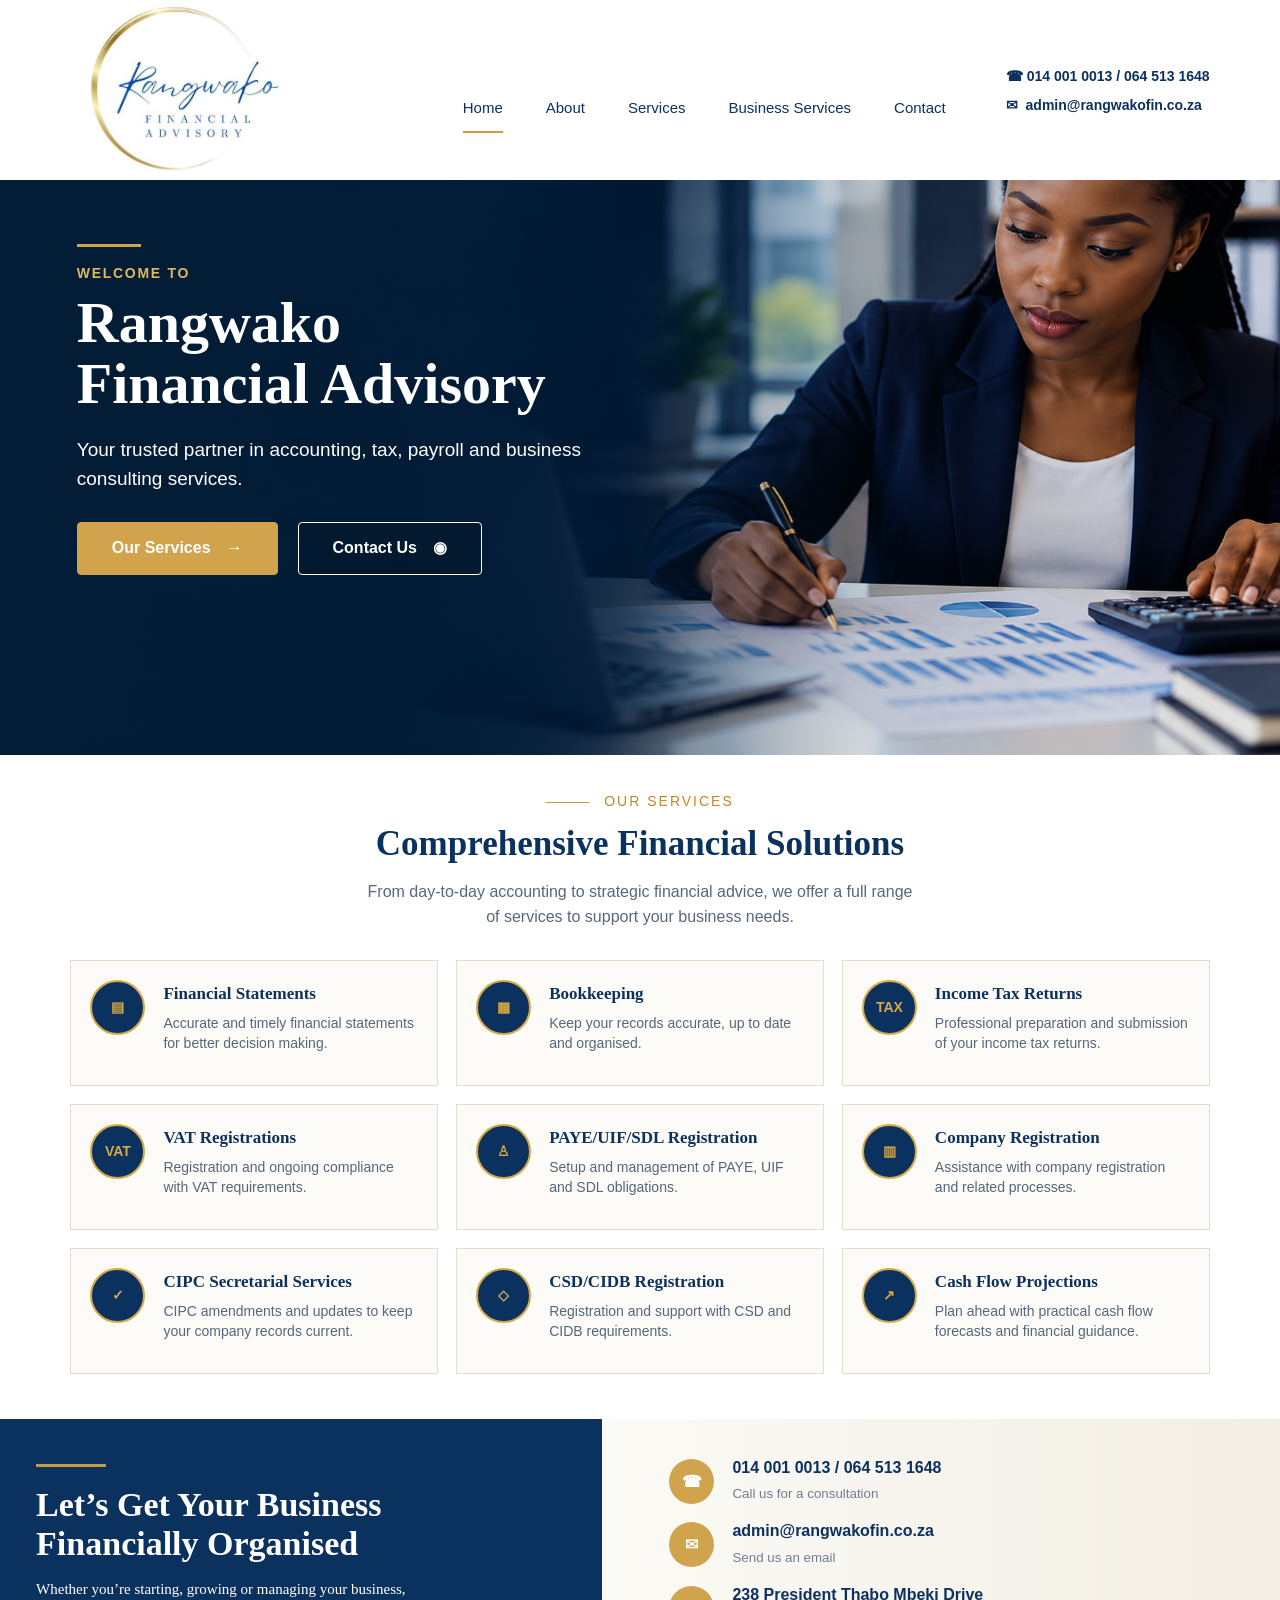
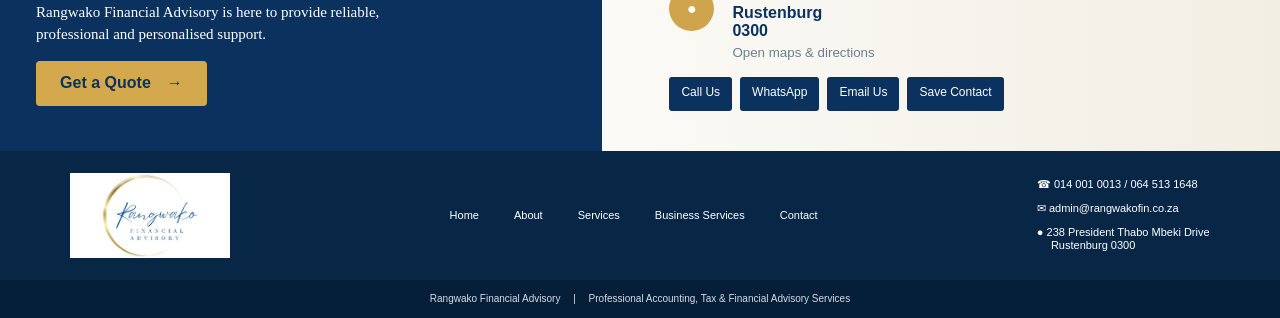
<file: index.html>
<!doctype html><html lang="en"><head><link rel="icon" href="/favicon.png.jpeg" type="image/jpeg"><meta charset="utf-8"><meta name="viewport" content="width=device-width,initial-scale=1">
<title>Rangwako Financial Advisory</title><link rel="stylesheet" href="styles.css"></head><body>
<header><a href="#home"><img class="logo" src="logo.jpeg" alt="Rangwako Financial Advisory"></a><button class="menu" type="button" aria-label="Open navigation menu" aria-expanded="false" aria-controls="mainNav">☰</button>
<nav id="mainNav"><a class="active" href="index.html">Home</a><a href="about.html">About</a><a href="services.html">Services</a><a href="services.html#business-services">Business Services</a><a href="contact.html">Contact</a></nav>
<div class="headcontact"><span>☎ <a href="tel:+27140010013">014 001 0013</a> / <a href="tel:+27645131648">064 513 1648</a></span><a href="mailto:admin@rangwakofin.co.za">✉ &nbsp;admin@rangwakofin.co.za</a></div></header>

<section class="hero hero-banner" id="home">
<div class="hero-overlay"></div>
<div class="copy banner-copy">
  <div class="line"></div>
  <p class="welcome">WELCOME TO</p>
  <h1>Rangwako<br>Financial Advisory</h1>
  <p class="banner-lead">Your trusted partner in accounting, tax, payroll and business consulting services.</p>
  <div class="buttons">
    <a class="btn goldhero" href="#services">Our Services　→</a>
    <a class="btn clearhero" href="#contact">Contact Us　◉</a>
  </div>
</div>
</section>

<section class="services" id="services"><div class="eyebrow"><i></i>OUR SERVICES</div><h2>Comprehensive Financial Solutions</h2><p class="intro">From day-to-day accounting to strategic financial advice, we offer a full range<br>of services to support your business needs.</p><div class="grid">
<article><b>▤</b><div><h3>Financial Statements</h3><p>Accurate and timely financial statements for better decision making.</p></div></article>
<article><b>▦</b><div><h3>Bookkeeping</h3><p>Keep your records accurate, up to date and organised.</p></div></article>
<article><b>TAX</b><div><h3>Income Tax Returns</h3><p>Professional preparation and submission of your income tax returns.</p></div></article>
<article><b>VAT</b><div><h3>VAT Registrations</h3><p>Registration and ongoing compliance with VAT requirements.</p></div></article>
<article><b>♙</b><div><h3>PAYE/UIF/SDL Registration</h3><p>Setup and management of PAYE, UIF and SDL obligations.</p></div></article>
<article><b>▥</b><div><h3>Company Registration</h3><p>Assistance with company registration and related processes.</p></div></article>
<article><b>✓</b><div><h3>CIPC Secretarial Services</h3><p>CIPC amendments and updates to keep your company records current.</p></div></article>
<article><b>◇</b><div><h3>CSD/CIDB Registration</h3><p>Registration and support with CSD and CIDB requirements.</p></div></article>
<article><b>↗</b><div><h3>Cash Flow Projections</h3><p>Plan ahead with practical cash flow forecasts and financial guidance.</p></div></article></div></section>

<section class="bottom" id="contact"><div class="pitch"><div class="line"></div><h2>Let’s Get Your Business<br>Financially Organised</h2><p>Whether you’re starting, growing or managing your business,<br>Rangwako Financial Advisory is here to provide reliable,<br>professional and personalised support.</p><a class="quote" href="https://wa.me/27645131648">Get a Quote　→</a></div>
<div class="details">
<div class="detail"><b>☎</b><span><strong><a href="tel:+27140010013">014 001 0013</a> / <a href="tel:+27645131648">064 513 1648</a></strong><small>Call us for a consultation</small></span></div>
<div class="detail"><b>✉</b><span><strong><a href="mailto:admin@rangwakofin.co.za">admin@rangwakofin.co.za</a></strong><small>Send us an email</small></span></div>
<a class="detail location" href="https://maps.app.goo.gl/SHGDXsFfSKZEAw1i6"><b>●</b><span><strong>238 President Thabo Mbeki Drive<br>Rustenburg<br>0300</strong><small>Open maps & directions</small></span></a>
<div class="actions"><a href="tel:+27645131648">Call Us</a><a href="https://wa.me/27645131648">WhatsApp</a><a href="mailto:admin@rangwakofin.co.za">Email Us</a><a href="rangwako-contact.vcf">Save Contact</a></div></div></section>


<footer><img src="logo.jpeg" alt="Rangwako"><nav><a href="#home">Home</a><a href="about.html">About</a><a href="services.html">Services</a><a href="services.html#business-services">Business Services</a><a href="contact.html">Contact</a></nav><div><p>☎ <a href="tel:+27140010013">014 001 0013</a> / <a href="tel:+27645131648">064 513 1648</a></p><p><a href="mailto:admin@rangwakofin.co.za">✉ admin@rangwakofin.co.za</a></p><p><a href="https://maps.app.goo.gl/SHGDXsFfSKZEAw1i6">● 238 President Thabo Mbeki Drive<br>　 Rustenburg 0300</a></p></div></footer><div class="copyright">Rangwako Financial Advisory　 |　 Professional Accounting, Tax & Financial Advisory Services</div>
<script src="script.js"></script></body></html>
</file>
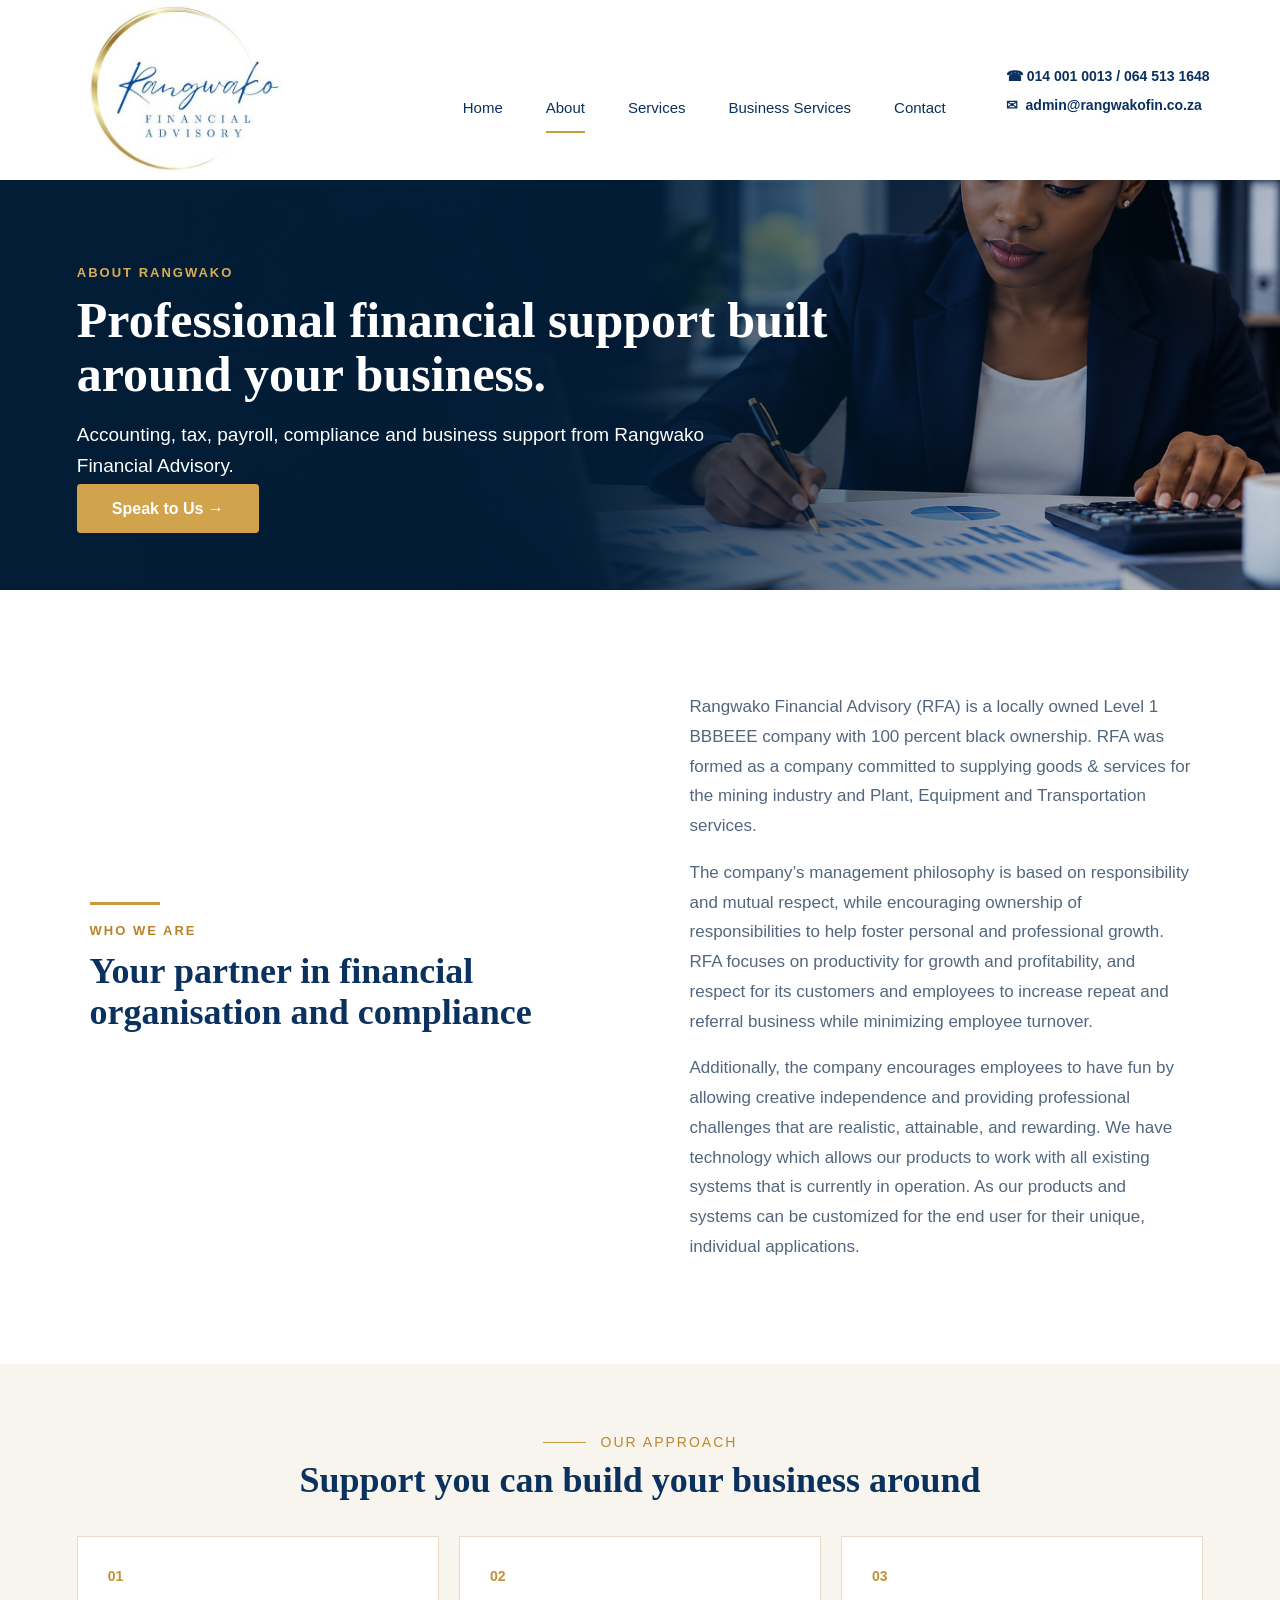
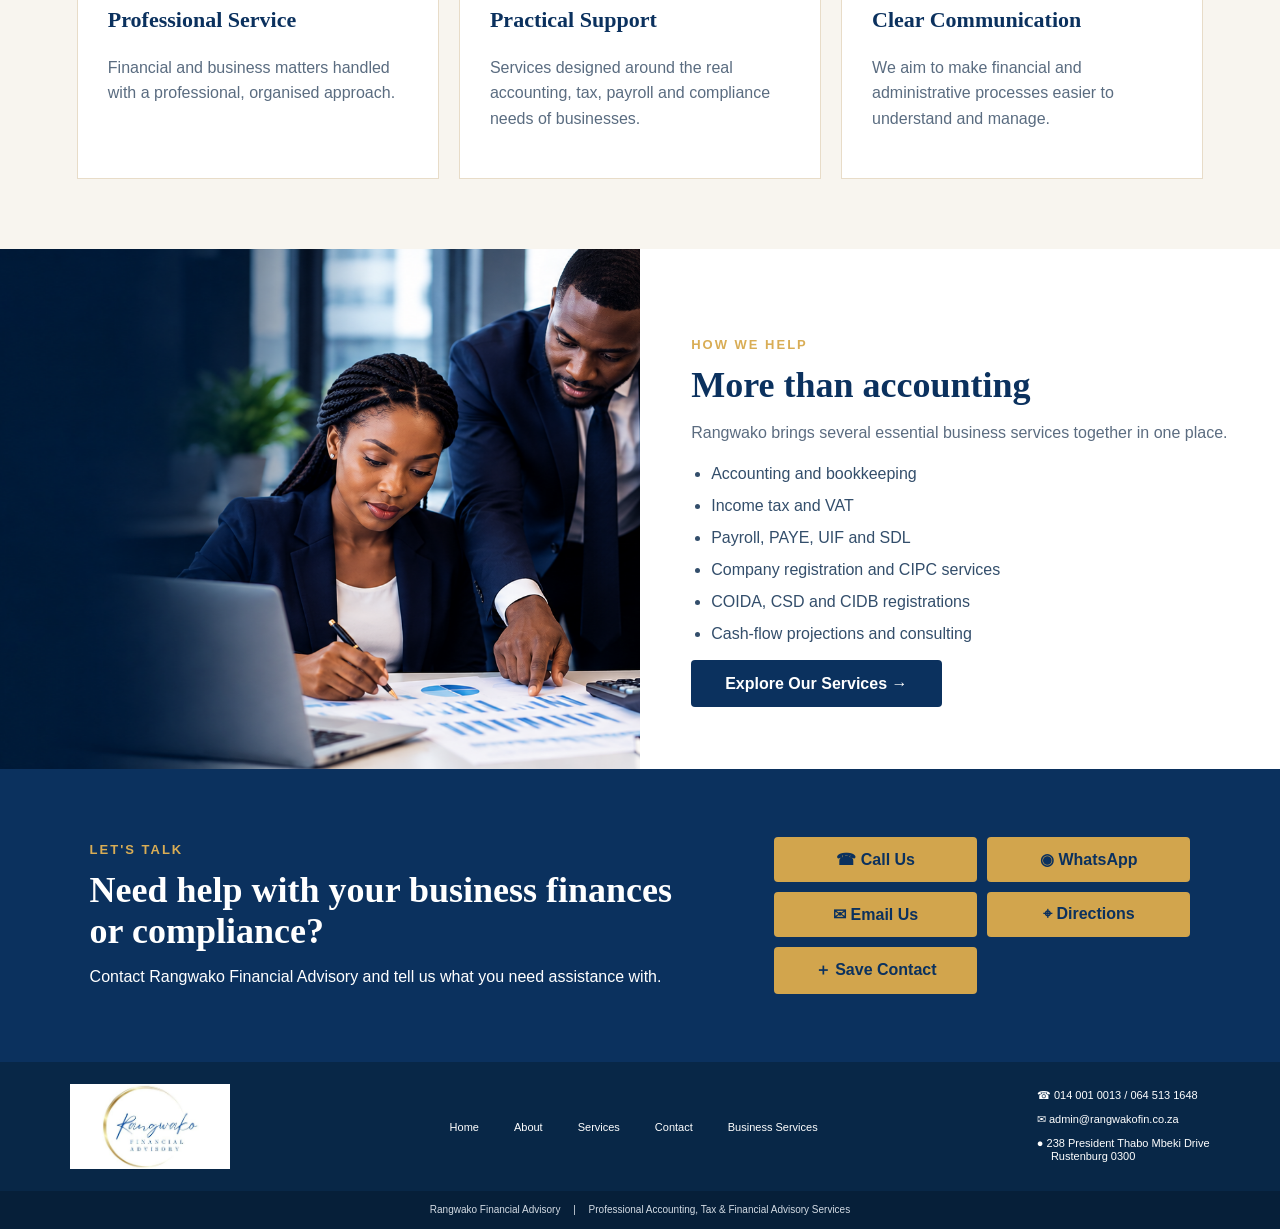
<file: about.html>
<!doctype html>
<html lang="en">
<head>
 <link rel="icon" href="/favicon.png.jpeg" type="image/jpeg">
<meta charset="utf-8"><meta name="viewport" content="width=device-width,initial-scale=1">
<meta name="description" content="About Rangwako Financial Advisory in Rustenburg.">
<title>About Us | Rangwako Financial Advisory</title>
<link rel="stylesheet" href="styles.css">
</head>
<body>
<header>
<a href="index.html"><img class="logo" src="logo.jpeg" alt="Rangwako Financial Advisory"></a>
<button class="menu" type="button" aria-label="Open navigation menu" aria-expanded="false" aria-controls="mainNav">☰</button>
<nav id="mainNav"><a href="index.html">Home</a><a class="active" href="about.html">About</a><a href="services.html">Services</a><a href="services.html#business-services">Business Services</a><a href="contact.html">Contact</a></nav>
<div class="headcontact"><span>☎ <a href="tel:+27140010013">014 001 0013</a> / <a href="tel:+27645131648">064 513 1648</a></span><a href="mailto:admin@rangwakofin.co.za">✉ &nbsp;admin@rangwakofin.co.za</a></div>
</header>

<section class="about-hero">
 <div><p class="about-kicker">ABOUT RANGWAKO</p><h1>Professional financial support built around your business.</h1>
 <p>Accounting, tax, payroll, compliance and business support from Rangwako Financial Advisory.</p>
 <a class="btn goldhero" href="#contact">Speak to Us →</a></div>
</section>

<section class="about-story">
 <div class="story-heading"><div class="line"></div><p class="eyebrow-text">WHO WE ARE</p><h2>Your partner in financial organisation and compliance</h2></div>
 <div class="story-copy"><p>Rangwako Financial Advisory (RFA) is a locally owned Level 1 BBBEEE company with 100 percent black ownership. RFA was formed as a company committed to supplying goods & services for the mining industry and Plant, Equipment and Transportation services. </p>
 <p>The company’s management philosophy is based on responsibility and mutual respect, while encouraging ownership of responsibilities to help foster personal and professional growth. RFA focuses on productivity for growth and profitability, and respect for its customers and employees to increase repeat and referral business while minimizing employee turnover. </p>
 <p>  Additionally, the company encourages employees to have fun by allowing creative independence and providing professional challenges that are realistic, attainable, and rewarding. We have technology which allows our products to work with all existing systems that is currently in operation. As our products and systems can be customized for the end user for their unique, individual applications. </p></div>
</section>

<section class="about-values">
 <div class="eyebrow"><i></i>OUR APPROACH</div><h2>Support you can build your business around</h2>
 <div class="values-grid">
  <article><b>01</b><h3>Professional Service</h3><p>Financial and business matters handled with a professional, organised approach.</p></article>
  <article><b>02</b><h3>Practical Support</h3><p>Services designed around the real accounting, tax, payroll and compliance needs of businesses.</p></article>
  <article><b>03</b><h3>Clear Communication</h3><p>We aim to make financial and administrative processes easier to understand and manage.</p></article>
 </div>
</section>

<section class="about-help">
 <div class="help-photo"></div>
 <div class="help-copy"><p class="about-kicker">HOW WE HELP</p><h2>More than accounting</h2>
 <p>Rangwako brings several essential business services together in one place.</p>
 <ul><li>Accounting and bookkeeping</li><li>Income tax and VAT</li><li>Payroll, PAYE, UIF and SDL</li><li>Company registration and CIPC services</li><li>COIDA, CSD and CIDB registrations</li><li>Cash-flow projections and consulting</li></ul>
 <a class="btn blue" href="services.html">Explore Our Services →</a></div>
</section>

<section class="about-cta" id="contact">
 <div><p class="about-kicker">LET'S TALK</p><h2>Need help with your business finances or compliance?</h2><p>Contact Rangwako Financial Advisory and tell us what you need assistance with.</p></div>
 <div class="about-contact-buttons">
  <a href="tel:+27645131648">☎ Call Us</a>
  <a href="https://wa.me/27645131648?text=Hello%20Rangwako%20Financial%20Advisory%2C%20I%20would%20like%20to%20enquire%20about%20your%20services.">◉ WhatsApp</a>
  <a href="mailto:admin@rangwakofin.co.za">✉ Email Us</a>
  <a href="https://maps.app.goo.gl/SHGDXsFfSKZEAw1i6">⌖ Directions</a>
  <a href="rangwako-contact.vcf">＋ Save Contact</a>
 </div>
</section>

<footer><img src="logo.jpeg" alt="Rangwako">
<nav>
  <a href="index.html">Home</a>
  <a href="about.html">About</a>
  <a href="services.html">Services</a>
  <a href="contact.html">Contact</a>
  <a href="index.html#services">Business Services</a>
</nav>
<div><p>☎ <a href="tel:+27140010013">014 001 0013</a> / <a href="tel:+27645131648">064 513 1648</a></p><p><a href="mailto:admin@rangwakofin.co.za">✉ admin@rangwakofin.co.za</a></p><p><a href="https://maps.app.goo.gl/SHGDXsFfSKZEAw1i6">● 238 President Thabo Mbeki Drive<br>　 Rustenburg 0300</a></p></div></footer>
<div class="copyright">Rangwako Financial Advisory　 |　 Professional Accounting, Tax & Financial Advisory Services</div>
<script src="script.js"></script>
</body></html>
</file>
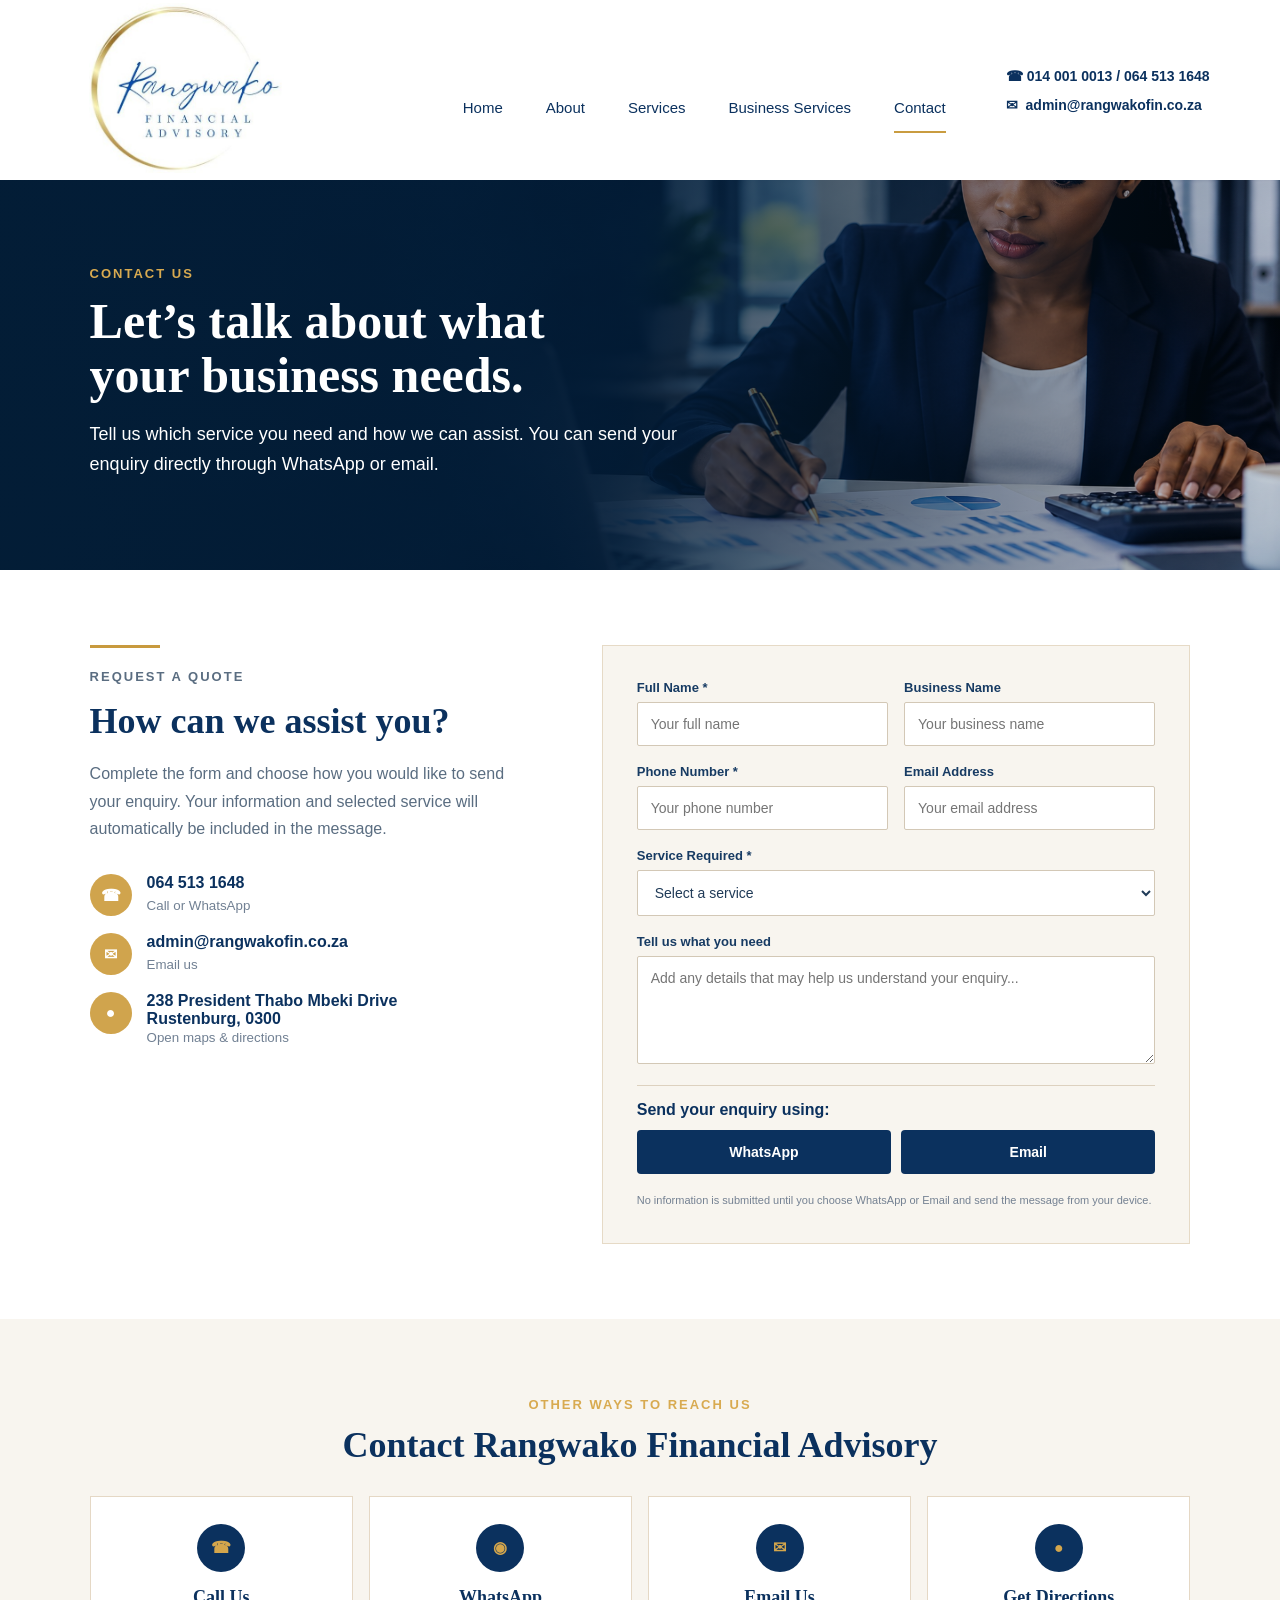
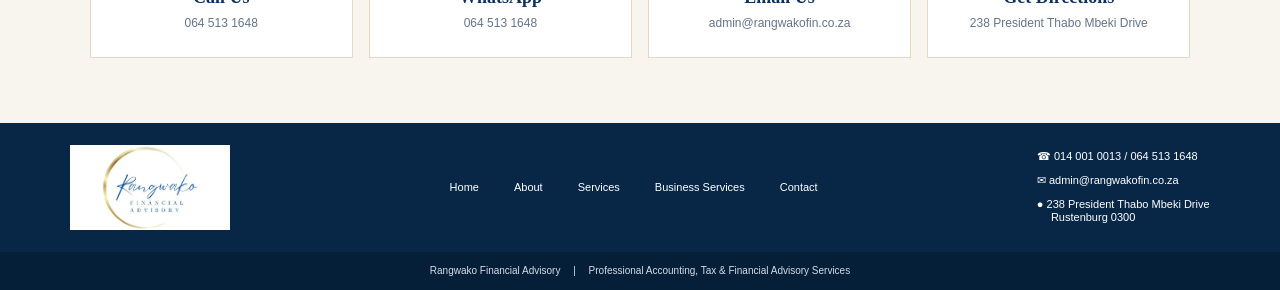
<file: contact.html>
<!doctype html>
<html lang="en">
<head>
 <link rel="icon" href="/favicon.png.jpeg" type="image/jpeg">
<meta charset="utf-8"><meta name="viewport" content="width=device-width,initial-scale=1">
<meta name="description" content="Contact Rangwako Financial Advisory for accounting, tax, payroll, company registration and business compliance services in Rustenburg.">
<title>Contact & Request a Quote | Rangwako Financial Advisory</title>
<link rel="stylesheet" href="styles.css">
</head>
<body>
<header>
<a href="index.html"><img class="logo" src="logo.jpeg" alt="Rangwako Financial Advisory"></a>
<button class="menu" type="button" aria-label="Open navigation menu" aria-expanded="false" aria-controls="mainNav">☰</button>
<nav id="mainNav"><a href="index.html">Home</a><a href="about.html">About</a><a href="services.html">Services</a><a href="services.html#business-services">Business Services</a><a class="active" href="contact.html">Contact</a></nav>
<div class="headcontact"><span>☎ <a href="tel:+27140010013">014 001 0013</a> / <a href="tel:+27645131648">064 513 1648</a></span><a href="mailto:admin@rangwakofin.co.za">✉ &nbsp;admin@rangwakofin.co.za</a></div>
</header>

<section class="contact-hero">
 <div><p class="services-kicker">CONTACT US</p><h1>Let’s talk about what<br>your business needs.</h1><p>Tell us which service you need and how we can assist. You can send your enquiry directly through WhatsApp or email.</p></div>
</section>

<section class="quote-section">
 <div class="quote-intro">
  <div class="line"></div><p class="eyebrow-text">REQUEST A QUOTE</p>
  <h2>How can we assist you?</h2>
  <p>Complete the form and choose how you would like to send your enquiry. Your information and selected service will automatically be included in the message.</p>
  <div class="contact-info-list">
   <p><b>☎</b><span><strong><a href="tel:+27645131648">064 513 1648</a></strong><small>Call or WhatsApp</small></span></p>
   <p><b>✉</b><span><strong><a href="mailto:admin@rangwakofin.co.za">admin@rangwakofin.co.za</a></strong><small>Email us</small></span></p>
   <a href="https://maps.app.goo.gl/SHGDXsFfSKZEAw1i6"><b>●</b><span><strong>238 President Thabo Mbeki Drive<br>Rustenburg, 0300</strong><small>Open maps & directions</small></span></a>
  </div>
 </div>

 <form class="quote-form" id="fullQuoteForm">
  <div class="form-row"><label>Full Name *<input id="qName" required placeholder="Your full name"></label><label>Business Name<input id="qBusiness" placeholder="Your business name"></label></div>
  <div class="form-row"><label>Phone Number *<input id="qPhone" required type="tel" placeholder="Your phone number"></label><label>Email Address<input id="qEmail" type="email" placeholder="Your email address"></label></div>
  <label>Service Required *
   <select id="qService" required>
    <option value="">Select a service</option>
    <optgroup label="Accounting & Bookkeeping"><option>Financial Statements</option><option>Bookkeeping</option><option>Cash Flow Projections</option><option>Audits & Independent Reviews</option></optgroup>
    <optgroup label="Tax & VAT"><option>Income Tax Returns</option><option>VAT Registration</option><option>VAT Returns</option><option>Imports & Exports Registration</option></optgroup>
    <optgroup label="Payroll"><option>PAYE/UIF/SDL Registration</option><option>PAYE Returns</option><option>Payslips & IRP5s</option><option>UIF Submissions</option></optgroup>
    <optgroup label="Company Services"><option>Company Registration</option><option>Company Re-instatements</option><option>Shelf Companies</option><option>CIPC Secretarial Services</option></optgroup>
    <optgroup label="Compliance"><option>BBBEE</option><option>COIDA Registration</option><option>CIDB</option><option>CSD</option></optgroup>
    <option>Business & Financial Consulting</option><option>Other / Not Sure</option>
   </select>
  </label>
  <label>Tell us what you need<textarea id="qMessage" rows="5" placeholder="Add any details that may help us understand your enquiry..."></textarea></label>
  <div class="send-choice"><p><strong>Send your enquiry using:</strong></p><div><button type="button" id="sendWhatsApp">WhatsApp</button><button type="button" id="sendEmail">Email</button></div></div>
  <p class="form-note">No information is submitted until you choose WhatsApp or Email and send the message from your device.</p>
 </form>
</section>

<section class="contact-options">
 <div><p class="services-kicker">OTHER WAYS TO REACH US</p><h2>Contact Rangwako Financial Advisory</h2></div>
 <div class="contact-option-grid">
  <a href="tel:+27645131648"><b>☎</b><h3>Call Us</h3><p>064 513 1648</p></a>
  <a href="https://wa.me/27645131648"><b>◉</b><h3>WhatsApp</h3><p>064 513 1648</p></a>
  <a href="mailto:admin@rangwakofin.co.za"><b>✉</b><h3>Email Us</h3><p>admin@rangwakofin.co.za</p></a>
  <a href="https://maps.app.goo.gl/SHGDXsFfSKZEAw1i6"><b>●</b><h3>Get Directions</h3><p>238 President Thabo Mbeki Drive</p></a>
 </div>
</section>

<footer><img src="logo.jpeg" alt="Rangwako"><nav><a href="index.html">Home</a><a href="about.html">About</a><a href="services.html">Services</a><a href="services.html#business-services">Business Services</a><a href="contact.html">Contact</a></nav><div><p>☎ <a href="tel:+27140010013">014 001 0013</a> / <a href="tel:+27645131648">064 513 1648</a></p><p><a href="mailto:admin@rangwakofin.co.za">✉ admin@rangwakofin.co.za</a></p><p><a href="https://maps.app.goo.gl/SHGDXsFfSKZEAw1i6">● 238 President Thabo Mbeki Drive<br>　 Rustenburg 0300</a></p></div></footer>
<div class="copyright">Rangwako Financial Advisory　 |　 Professional Accounting, Tax & Financial Advisory Services</div>
<script src="script.js"></script>
</body></html>
</file>
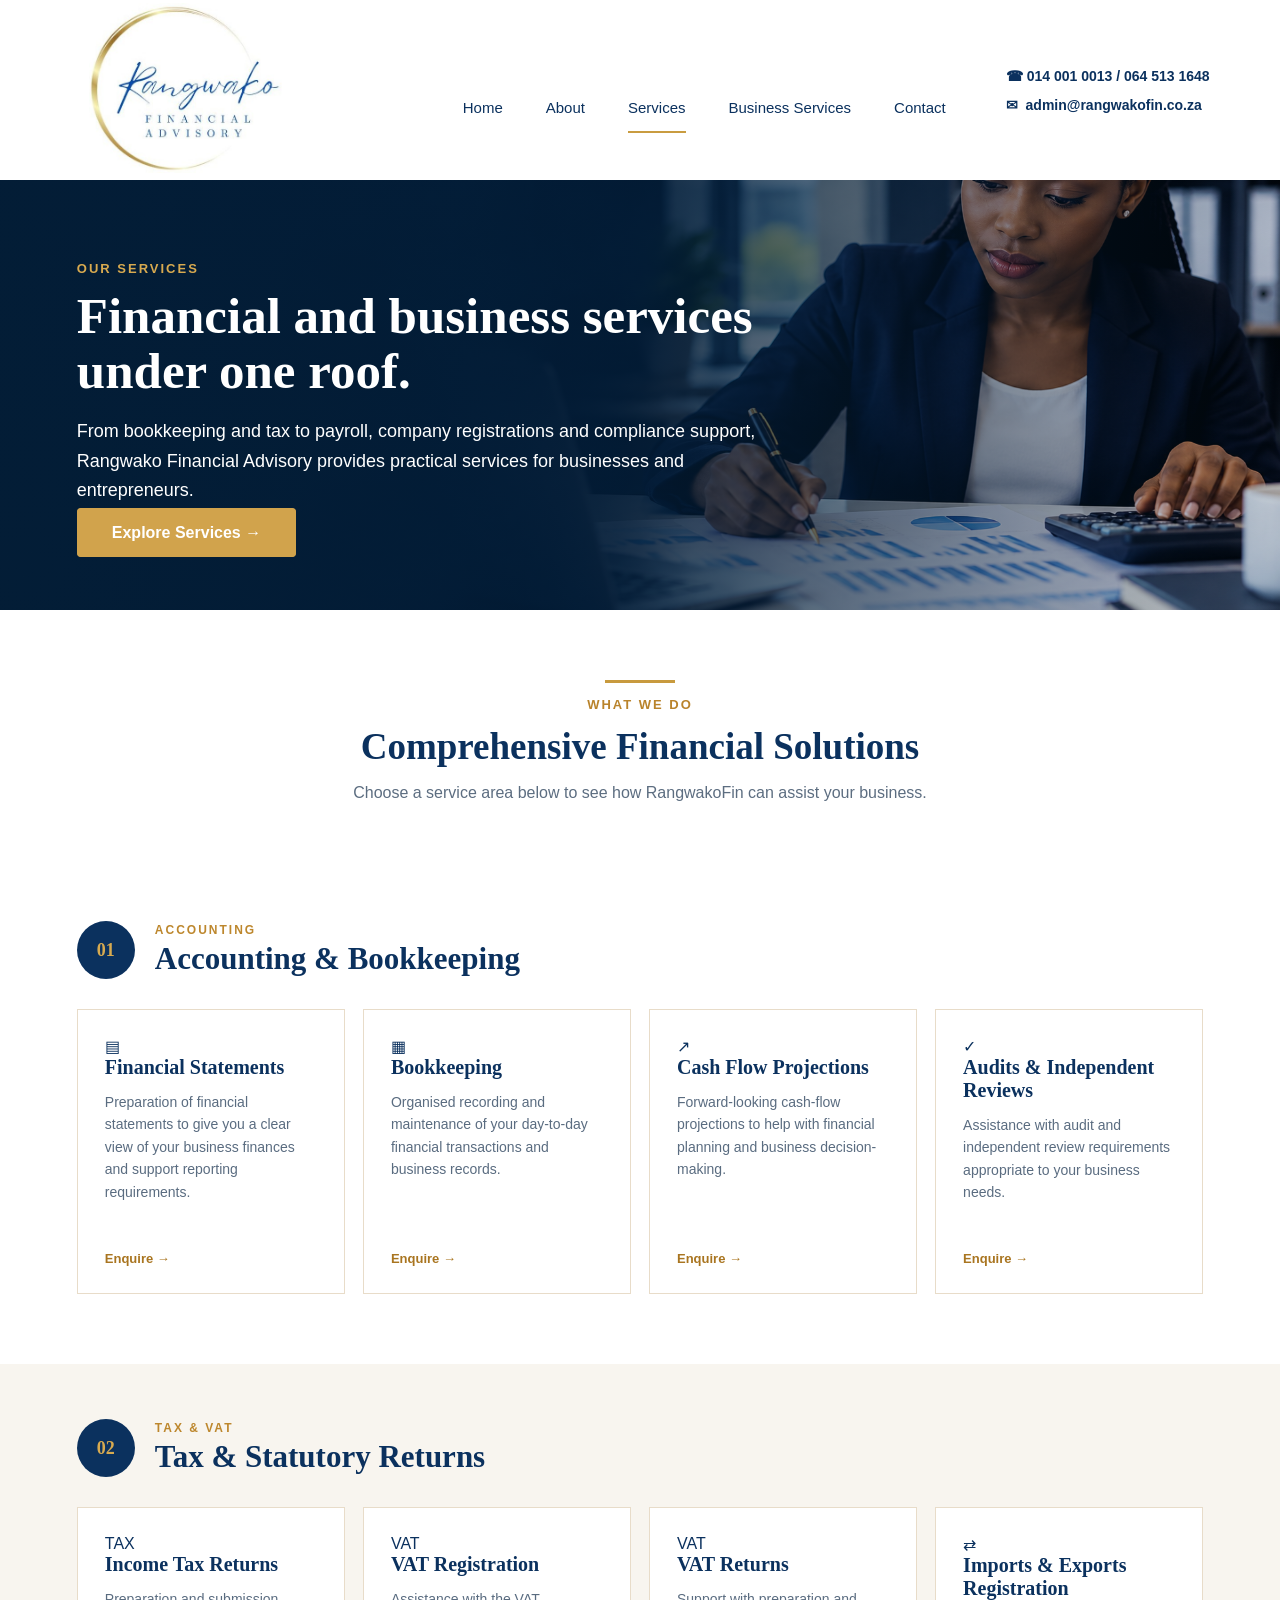
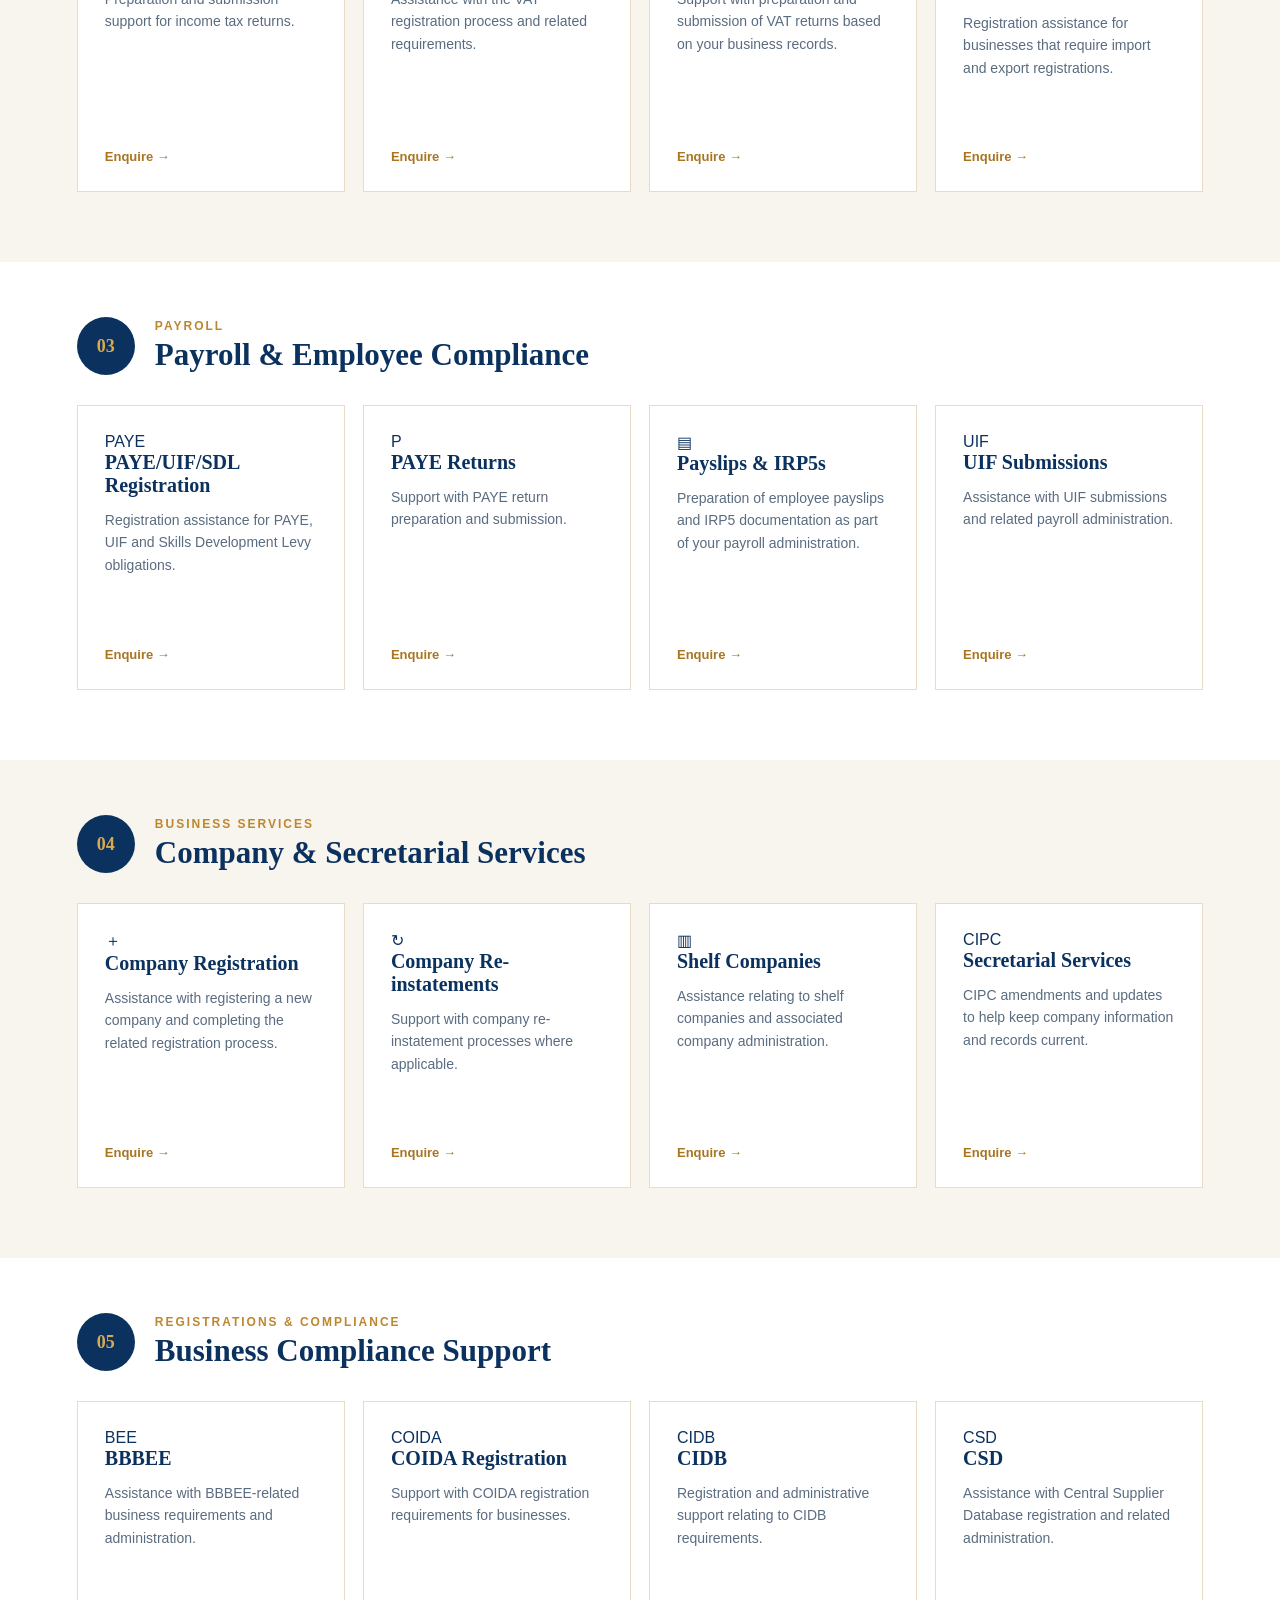
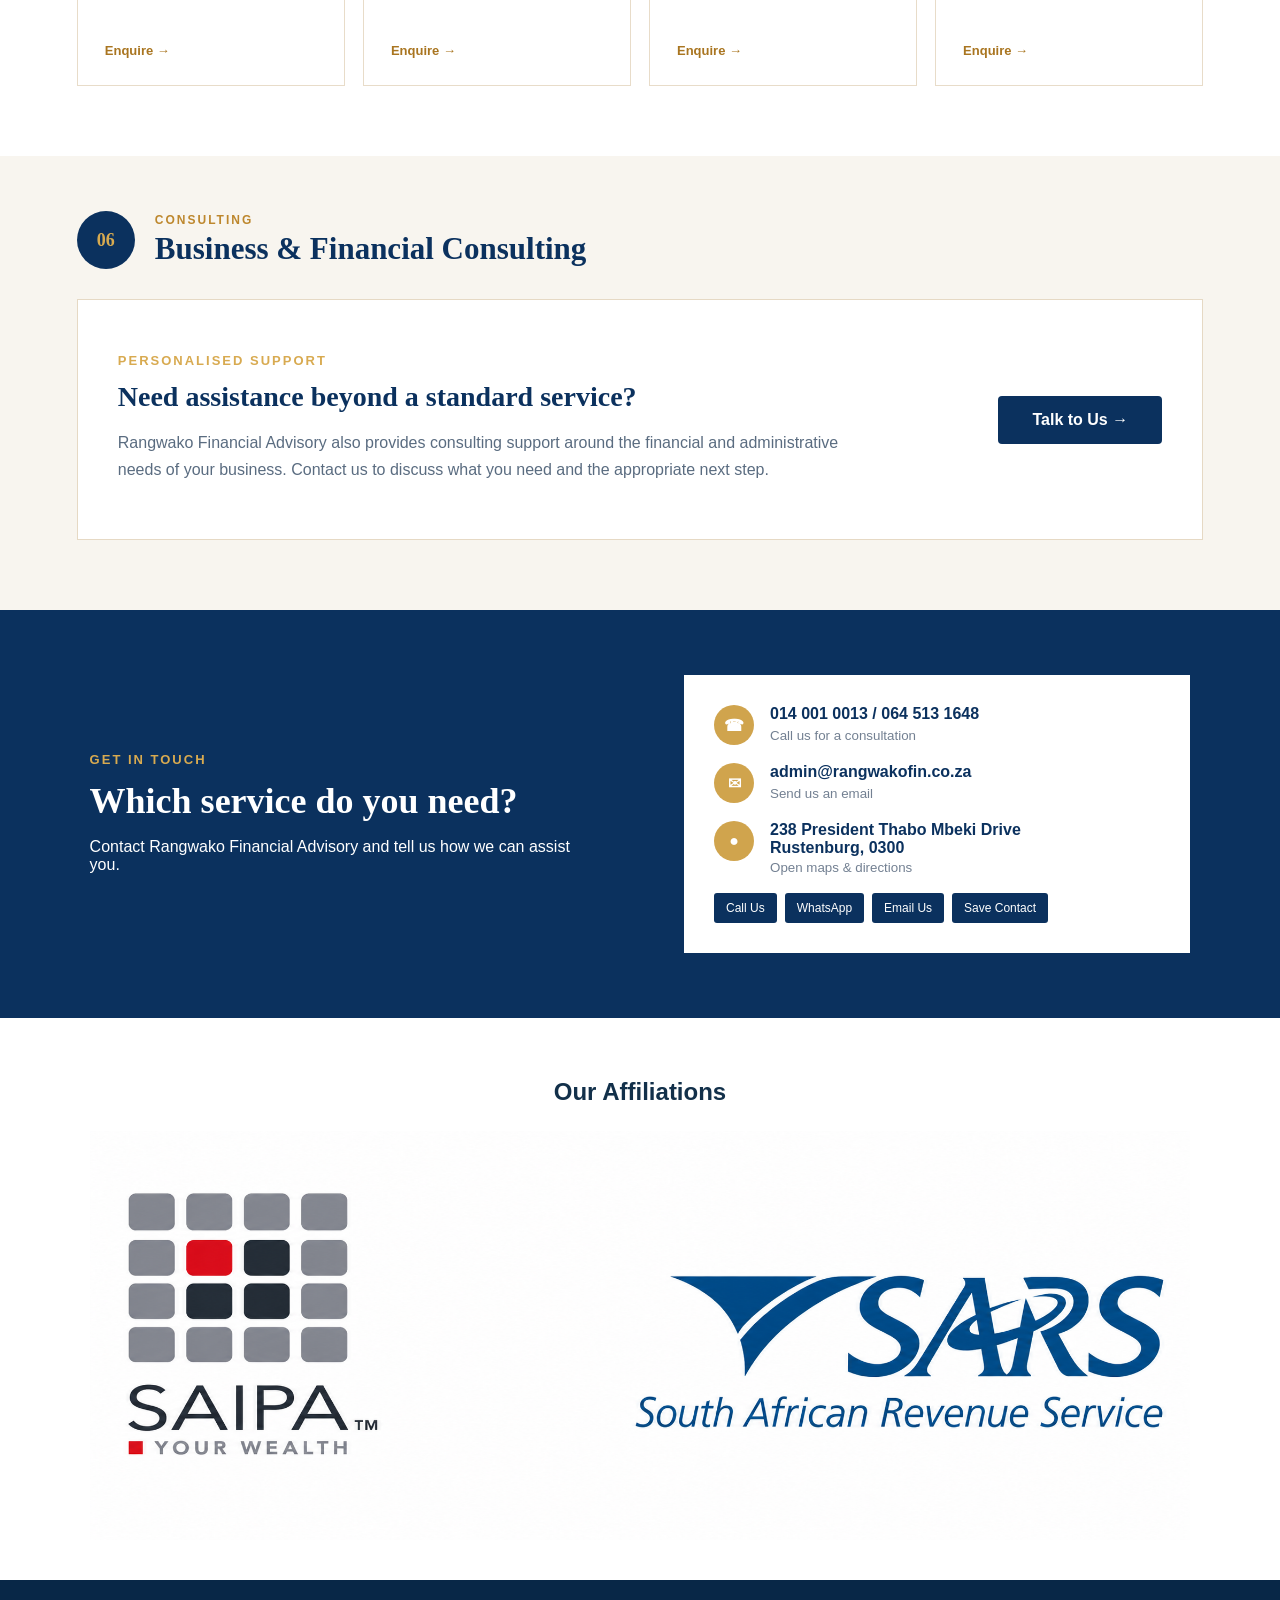
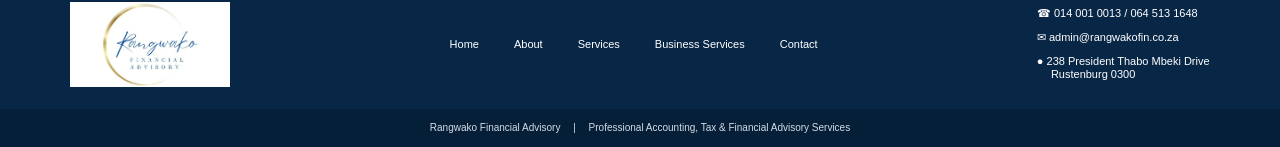
<file: services.html>
<!doctype html>
<html lang="en">
<head>
 <link rel="icon" href="/favicon.png.jpeg" type="image/jpeg">
<meta charset="utf-8"><meta name="viewport" content="width=device-width,initial-scale=1">
<meta name="description" content="Accounting, tax, payroll, company registration, compliance and consulting services from Rangwako Financial Advisory in Rustenburg.">
<title>Services | Rangwako Financial Advisory</title>
<link rel="stylesheet" href="styles.css">
</head>
<body>
<header>
<a href="index.html"><img class="logo" src="logo.jpeg" alt="Rangwako Financial Advisory"></a>
<button class="menu" type="button" aria-label="Open navigation menu" aria-expanded="false" aria-controls="mainNav">☰</button>
<nav id="mainNav"><a href="index.html">Home</a><a href="about.html">About</a><a class="active" href="services.html">Services</a><a href="services.html#business-services">Business Services</a><a href="contact.html">Contact</a></nav>
<div class="headcontact"><span>☎ <a href="tel:+27140010013">014 001 0013</a> / <a href="tel:+27645131648">064 513 1648</a></span><a href="mailto:admin@rangwakofin.co.za">✉ &nbsp;admin@rangwakofin.co.za</a></div>
</header>

<section class="services-hero">
 <div>
  <p class="services-kicker">OUR SERVICES</p>
  <h1>Financial and business services<br>under one roof.</h1>
  <p>From bookkeeping and tax to payroll, company registrations and compliance support, Rangwako Financial Advisory provides practical services for businesses and entrepreneurs.</p>
  <a class="btn goldhero" href="#all-services">Explore Services →</a>
 </div>
</section>

<section class="service-intro" id="all-services">
 <div class="line"></div>
 <p class="eyebrow-text">WHAT WE DO</p>
 <h2>Comprehensive Financial Solutions</h2>
 <p>Choose a service area below to see how RangwakoFin can assist your business.</p>
</section>

<section class="service-category">
 <div class="category-head"><span>01</span><div><p>ACCOUNTING</p><h2>Accounting & Bookkeeping</h2></div></div>
 <div class="service-detail-grid">
  <article><div class="service-icon">▤</div><h3>Financial Statements</h3><p>Preparation of financial statements to give you a clear view of your business finances and support reporting requirements.</p><a class="service-enquire" href="#" data-service="Financial Statements">Enquire →</a></article>
  <article><div class="service-icon">▦</div><h3>Bookkeeping</h3><p>Organised recording and maintenance of your day-to-day financial transactions and business records.</p><a class="service-enquire" href="#" data-service="Bookkeeping">Enquire →</a></article>
  <article><div class="service-icon">↗</div><h3>Cash Flow Projections</h3><p>Forward-looking cash-flow projections to help with financial planning and business decision-making.</p><a class="service-enquire" href="#" data-service="Cash Flow Projections">Enquire →</a></article>
  <article><div class="service-icon">✓</div><h3>Audits & Independent Reviews</h3><p>Assistance with audit and independent review requirements appropriate to your business needs.</p><a class="service-enquire" href="#" data-service="Audits & Independent Reviews">Enquire →</a></article>
 </div>
</section>

<section class="service-category alt">
 <div class="category-head"><span>02</span><div><p>TAX & VAT</p><h2>Tax & Statutory Returns</h2></div></div>
 <div class="service-detail-grid">
  <article><div class="service-icon">TAX</div><h3>Income Tax Returns</h3><p>Preparation and submission support for income tax returns.</p><a class="service-enquire" href="#" data-service="Income Tax Returns">Enquire →</a></article>
  <article><div class="service-icon">VAT</div><h3>VAT Registration</h3><p>Assistance with the VAT registration process and related requirements.</p><a class="service-enquire" href="#" data-service="VAT Registration">Enquire →</a></article>
  <article><div class="service-icon">VAT</div><h3>VAT Returns</h3><p>Support with preparation and submission of VAT returns based on your business records.</p><a class="service-enquire" href="#" data-service="VAT Returns">Enquire →</a></article>
  <article><div class="service-icon">⇄</div><h3>Imports & Exports Registration</h3><p>Registration assistance for businesses that require import and export registrations.</p><a class="service-enquire" href="#" data-service="Imports & Exports Registration">Enquire →</a></article>
 </div>
</section>

<section class="service-category">
 <div class="category-head"><span>03</span><div><p>PAYROLL</p><h2>Payroll & Employee Compliance</h2></div></div>
 <div class="service-detail-grid">
  <article><div class="service-icon">PAYE</div><h3>PAYE/UIF/SDL Registration</h3><p>Registration assistance for PAYE, UIF and Skills Development Levy obligations.</p><a class="service-enquire" href="#" data-service="PAYE/UIF/SDL Registration">Enquire →</a></article>
  <article><div class="service-icon">P</div><h3>PAYE Returns</h3><p>Support with PAYE return preparation and submission.</p><a class="service-enquire" href="#" data-service="PAYE Returns">Enquire →</a></article>
  <article><div class="service-icon">▤</div><h3>Payslips & IRP5s</h3><p>Preparation of employee payslips and IRP5 documentation as part of your payroll administration.</p><a class="service-enquire" href="#" data-service="Payslips & IRP5s">Enquire →</a></article>
  <article><div class="service-icon">UIF</div><h3>UIF Submissions</h3><p>Assistance with UIF submissions and related payroll administration.</p><a class="service-enquire" href="#" data-service="UIF Submissions">Enquire →</a></article>
 </div>
</section>

<section class="service-category alt" id="business-services">
 <div class="category-head"><span>04</span><div><p>BUSINESS SERVICES</p><h2>Company & Secretarial Services</h2></div></div>
 <div class="service-detail-grid">
  <article><div class="service-icon">＋</div><h3>Company Registration</h3><p>Assistance with registering a new company and completing the related registration process.</p><a class="service-enquire" href="#" data-service="Company Registration">Enquire →</a></article>
  <article><div class="service-icon">↻</div><h3>Company Re-instatements</h3><p>Support with company re-instatement processes where applicable.</p><a class="service-enquire" href="#" data-service="Company Re-instatements">Enquire →</a></article>
  <article><div class="service-icon">▥</div><h3>Shelf Companies</h3><p>Assistance relating to shelf companies and associated company administration.</p><a class="service-enquire" href="#" data-service="Shelf Companies">Enquire →</a></article>
  <article><div class="service-icon">CIPC</div><h3>Secretarial Services</h3><p>CIPC amendments and updates to help keep company information and records current.</p><a class="service-enquire" href="#" data-service="Secretarial Services">Enquire →</a></article>
 </div>
</section>

<section class="service-category">
 <div class="category-head"><span>05</span><div><p>REGISTRATIONS & COMPLIANCE</p><h2>Business Compliance Support</h2></div></div>
 <div class="service-detail-grid">
  <article><div class="service-icon">BEE</div><h3>BBBEE</h3><p>Assistance with BBBEE-related business requirements and administration.</p><a class="service-enquire" href="#" data-service="BBBEE">Enquire →</a></article>
  <article><div class="service-icon">COIDA</div><h3>COIDA Registration</h3><p>Support with COIDA registration requirements for businesses.</p><a class="service-enquire" href="#" data-service="COIDA Registration">Enquire →</a></article>
  <article><div class="service-icon">CIDB</div><h3>CIDB</h3><p>Registration and administrative support relating to CIDB requirements.</p><a class="service-enquire" href="#" data-service="CIDB">Enquire →</a></article>
  <article><div class="service-icon">CSD</div><h3>CSD</h3><p>Assistance with Central Supplier Database registration and related administration.</p><a class="service-enquire" href="#" data-service="CSD">Enquire →</a></article>
 </div>
</section>

<section class="service-category alt">
 <div class="category-head"><span>06</span><div><p>CONSULTING</p><h2>Business & Financial Consulting</h2></div></div>
 <div class="consulting-card">
  <div><p class="services-kicker">PERSONALISED SUPPORT</p><h3>Need assistance beyond a standard service?</h3><p>Rangwako Financial Advisory also provides consulting support around the financial and administrative needs of your business. Contact us to discuss what you need and the appropriate next step.</p></div>
  <a class="btn blue" href="#contact">Talk to Us →</a>
 </div>
</section>

<section class="services-contact" id="contact">
 <div>
  <p class="services-kicker">GET IN TOUCH</p>
  <h2>Which service do you need?</h2>
  <p>Contact Rangwako Financial Advisory and tell us how we can assist you.</p>
 </div>
 <div class="service-contact-card">
  <p><b>☎</b><span><strong><a href="tel:+27140010013">014 001 0013</a> / <a href="tel:+27645131648">064 513 1648</a></strong><small>Call us for a consultation</small></span></p>
  <p><b>✉</b><span><strong><a href="mailto:admin@rangwakofin.co.za">admin@rangwakofin.co.za</a></strong><small>Send us an email</small></span></p>
  <a class="service-location" href="https://maps.app.goo.gl/SHGDXsFfSKZEAw1i6"><b>●</b><span><strong>238 President Thabo Mbeki Drive<br>Rustenburg, 0300</strong><small>Open maps & directions</small></span></a>
  <div class="actions"><a href="tel:+27645131648">Call Us</a><a href="https://wa.me/27645131648">WhatsApp</a><a href="mailto:admin@rangwakofin.co.za">Email Us</a><a href="rangwako-contact.vcf">Save Contact</a></div>
 </div>
</section>


<div class="enquiry-modal" id="enquiryModal" aria-hidden="true">
 <div class="enquiry-dialog" role="dialog" aria-modal="true" aria-labelledby="enquiryTitle">
  <button class="enquiry-close" type="button" aria-label="Close">×</button>
  <p class="services-kicker">SERVICE ENQUIRY</p>
  <h2 id="enquiryTitle">How would you like to enquire?</h2>
  <p class="selected-service">Selected service: <strong id="selectedService"></strong></p>
  <div class="enquiry-options">
   <a id="whatsappEnquiry" href="#">WhatsApp</a>
   <a id="emailEnquiry" href="#">Email</a>
  </div>
  <small>Your selected service will automatically be included in the message.</small>
 </div>
</div>
<section class="affiliations">
  <h2>Our Affiliations</h2>
  <img src="rangwako-affiliations.png (2).png"
       alt="SAIBA and SARS affiliations">
</section>

<style>
.affiliations {
  background: #fff;
  padding: 40px 20px;
  text-align: center;
}
.affiliations h2 {
  color: #12304a;
  margin-bottom: 25px;
}
.affiliations img {
  display: block;
  width: 100%;
  max-width: 1100px;
  height: auto;
  margin: 0 auto;
}
</style>

<footer><img src="logo.jpeg" alt="Rangwako"><nav><a href="index.html">Home</a><a href="about.html">About</a><a href="services.html">Services</a><a href="#business-services">Business Services</a><a href="contact.html">Contact</a></nav><div><p>☎ <a href="tel:+27140010013">014 001 0013</a> / <a href="tel:+27645131648">064 513 1648</a></p><p><a href="mailto:admin@rangwakofin.co.za">✉ admin@rangwakofin.co.za</a></p><p><a href="https://maps.app.goo.gl/SHGDXsFfSKZEAw1i6">● 238 President Thabo Mbeki Drive<br>　 Rustenburg 0300</a></p></div></footer>
<div class="copyright">Rangwako Financial Advisory　 |　 Professional Accounting, Tax & Financial Advisory Services</div>
<script src="script.js"></script>
</body></html>
</file>
<file: styles.css>
*{box-sizing:border-box}html{scroll-behavior:smooth}body{margin:0;color:#0b315e;font-family:Arial,sans-serif}a{color:inherit}header{height:180px;display:flex;align-items:center;padding:0 5.5%;gap:60px;background:#fff}.logo{width:230px;height:170px;object-fit:contain}header>a{margin-right:auto}header nav{display:flex;gap:43px;align-items:center}header nav a{text-decoration:none;font-size:15px;padding:60px 0 25px;position:relative}header nav .active:after{content:"";position:absolute;bottom:8px;left:0;right:0;height:2px;background:#c99c40}.headcontact{display:grid;gap:13px;font-size:14px;font-weight:600}.headcontact a{text-decoration:none}.menu{display:none}.hero{height:575px;display:grid;grid-template-columns:49% 51%;background:#faf8f3}.copy{padding:65px 5.5%}.line{height:3px;width:70px;background:#c89a3e;margin-bottom:18px}.copy h1{font:700 47px/1.14 Georgia,serif;margin:0 0 22px}.copy p{font:20px/1.55 Georgia,serif;color:#405976}.buttons{display:flex;gap:20px;margin-top:28px}.btn{padding:15px 34px;text-decoration:none;border-radius:4px;font-weight:700}.blue{background:#0b315e;color:white}.white{border:1px solid #0b315e;background:white}.heroimg{background:url("accounting-desk.jpg") center/cover;clip-path:polygon(22% 0,100% 0,100% 100%,0 100%)}.services{text-align:center;padding:38px 5.5% 45px}.eyebrow{color:#bd882c;letter-spacing:2px;font-size:14px}.eyebrow i{display:inline-block;width:43px;height:1px;background:#c99c40;vertical-align:middle;margin-right:15px}.services h2{font:700 35px Georgia,serif;margin:15px 0 12px}.intro{color:#56687c;line-height:1.55}.grid{display:grid;grid-template-columns:repeat(3,1fr);gap:18px;margin-top:30px;text-align:left}.grid article{display:flex;gap:18px;min-height:126px;padding:19px;border:1px solid #e7dcc9;background:#fdfbf7}.grid article>b{min-width:55px;height:55px;border-radius:50%;background:#0b315e;color:#d6a848;border:2px solid #d6a848;display:grid;place-items:center;font-size:14px}.grid h3{font:700 17px Georgia,serif;margin:4px 0 9px}.grid p{font-size:14px;color:#54677c;line-height:1.45;margin:0}.bottom{display:grid;grid-template-columns:47% 53%;min-height:330px}.pitch{background:#0b315e;color:white;padding:45px 6%}.pitch h2{font:700 34px/1.16 Georgia,serif;margin:12px 0}.pitch p{font:15px/1.5 Georgia,serif}.quote{display:inline-block;background:#d4a94e;color:#0b315e;padding:12px 24px;text-decoration:none;border-radius:4px;font-weight:bold}.details{padding:40px 10%;background:linear-gradient(90deg,#fbfaf6,#f2eee4);display:grid;gap:15px}.detail{display:flex;gap:18px;text-decoration:none}.detail>b{width:45px;height:45px;min-width:45px;border-radius:50%;background:#d0a44d;color:white;display:grid;place-items:center}.detail span{display:grid}.detail strong a{text-decoration:none}.detail small{color:#6e7e90;margin-top:3px}.actions{display:flex;gap:8px;flex-wrap:wrap}.actions a{font-size:12px;text-decoration:none;background:#0b315e;color:white;padding:8px 12px;border-radius:3px}footer{background:#082747;color:white;padding:16px 5.5%;display:flex;align-items:center;justify-content:space-between;gap:40px;font-size:11px}footer img{width:160px;height:85px;object-fit:contain;background:white}footer nav{display:flex;gap:35px}footer a{text-decoration:none}.copyright{text-align:center;background:#061f39;color:#d4dce5;padding:12px;font-size:10px}@media(max-width:900px){header{height:90px;padding:5px 5%;gap:10px}.logo{width:110px;height:75px}.headcontact{display:none}.menu{display:block;border:0;background:none;font-size:27px}header nav{display:none;position:absolute;z-index:10;top:90px;left:0;right:0;background:white;padding:20px;flex-direction:column;gap:10px;box-shadow:0 5px 15px #0002}header nav.open{display:flex}header nav a{padding:10px}.hero{height:auto;grid-template-columns:1fr}.copy{padding:55px 6%}.copy h1{font-size:40px}.heroimg{height:360px;clip-path:none}.grid{grid-template-columns:1fr}.bottom{grid-template-columns:1fr}.details{padding:40px 6%}footer{flex-direction:column;text-align:center}footer nav{flex-wrap:wrap;justify-content:center}.intro br{display:none}}
/* Hero preview using the supplied Rangwako banner image */
.hero.hero-banner{
  height:575px;
  display:block;
  position:relative;
  overflow:hidden;
  background-image:url("hero-rangwako.jpeg");
  background-size:cover;
  background-position:center;
}
.hero-overlay{
  position:absolute;inset:0;
  background:linear-gradient(90deg,rgba(3,29,54,.92) 0%,rgba(3,29,54,.72) 38%,rgba(3,29,54,.18) 67%,rgba(3,29,54,.04) 100%);
}
.banner-copy{position:relative;z-index:2;color:#fff;padding:64px 6%;max-width:720px}
.banner-copy .line{background:#d1a34c;width:64px;margin-bottom:18px}
.banner-copy .welcome{font:700 14px Arial,sans-serif;letter-spacing:1.7px;color:#ddb85f;margin:0 0 12px}
.banner-copy h1{font:700 58px/1.05 Georgia,serif;color:#fff;margin:0 0 20px}
.banner-copy .banner-lead{font:19px/1.55 Arial,sans-serif;color:#fff;margin:0}
.goldhero{background:#d1a34c;color:#fff;border:1px solid #d1a34c}
.clearhero{background:rgba(0,0,0,.12);color:#fff;border:1px solid #fff}
@media(max-width:900px){
 .hero.hero-banner{height:540px;background-position:58% center}
 .hero-overlay{background:linear-gradient(90deg,rgba(3,29,54,.95),rgba(3,29,54,.72) 62%,rgba(3,29,54,.25))}
 .banner-copy{padding:60px 6%}
 .banner-copy h1{font-size:44px}
 .banner-copy .banner-lead br{display:none}
}

/* About page */
.about-hero{min-height:410px;display:flex;align-items:center;padding:65px 6%;color:#fff;position:relative;background:linear-gradient(90deg,rgba(3,29,54,.95),rgba(3,29,54,.72) 55%,rgba(3,29,54,.15)),url("hero-rangwako.jpeg") center/cover}
.about-hero>div{max-width:760px}.about-kicker{color:#d9ad55;font-weight:800;letter-spacing:2px;font-size:13px}.about-hero h1{font:700 50px/1.08 Georgia,serif;margin:10px 0 18px}.about-hero>div>p:not(.about-kicker){font-size:19px;max-width:650px;line-height:1.6}.about-story{display:grid;grid-template-columns:1fr 1fr;gap:9%;padding:85px 7%;align-items:center}.story-heading h2,.about-values h2,.help-copy h2,.about-cta h2{font:700 36px/1.15 Georgia,serif;margin:10px 0 18px}.eyebrow-text{color:#b9832b;letter-spacing:2px;font-weight:bold;font-size:13px}.story-copy{font-size:17px;color:#52677d;line-height:1.75}.about-values{text-align:center;padding:70px 6%;background:#f8f5ef}.values-grid{display:grid;grid-template-columns:repeat(3,1fr);gap:20px;margin-top:35px;text-align:left}.values-grid article{background:#fff;border:1px solid #e8dcc8;padding:30px}.values-grid b{color:#c39136;font-size:14px}.values-grid h3{font:700 22px Georgia,serif}.values-grid p{color:#5a6c80;line-height:1.6}.about-help{display:grid;grid-template-columns:1fr 1fr;min-height:520px}.help-photo{background:url("rangwako-team.jpg") center/cover;background-position:58% center}.help-copy{padding:65px 8%;align-self:center}.help-copy>p:not(.about-kicker){color:#5b6c80}.help-copy ul{padding-left:20px;line-height:2;color:#334e6b;margin-bottom:25px}.about-cta{background:#0b315e;color:white;padding:60px 7%;display:grid;grid-template-columns:1.2fr .8fr;gap:60px;align-items:center}.about-cta h2{margin-bottom:10px}.about-contact-buttons{display:grid;grid-template-columns:1fr 1fr;gap:10px}.about-contact-buttons a{background:#d2a54d;color:#0b315e;text-decoration:none;padding:13px 15px;border-radius:4px;font-weight:700;text-align:center}
@media(max-width:900px){.about-hero h1{font-size:40px}.about-story,.about-help,.about-cta{grid-template-columns:1fr}.about-story{padding:60px 6%}.values-grid{grid-template-columns:1fr}.help-photo{min-height:330px}.about-contact-buttons{grid-template-columns:1fr 1fr}}
@media(max-width:520px){.about-contact-buttons{grid-template-columns:1fr}}

/* Full Services page */
.services-hero{min-height:430px;display:flex;align-items:center;padding:65px 6%;color:#fff;background:linear-gradient(90deg,rgba(3,29,54,.96),rgba(3,29,54,.72) 57%,rgba(3,29,54,.18)),url("hero-rangwako.jpeg") center/cover}
.services-hero>div{max-width:800px}.services-kicker{font-size:13px;letter-spacing:2px;color:#d8aa50;font-weight:800}.services-hero h1{font:700 51px/1.08 Georgia,serif;margin:10px 0 18px}.services-hero>div>p:not(.services-kicker){font-size:18px;line-height:1.65;max-width:720px}.service-intro{text-align:center;padding:70px 6% 48px}.service-intro .line{margin:0 auto 14px}.service-intro h2{font:700 37px Georgia,serif;margin:10px 0}.service-intro>p:last-child{color:#5c6d80}.service-category{padding:55px 6% 70px}.service-category.alt{background:#f8f5ef}.category-head{display:flex;gap:20px;align-items:center;margin-bottom:30px}.category-head>span{width:58px;height:58px;display:grid;place-items:center;border-radius:50%;background:#0b315e;color:#d7aa50;font:700 18px Georgia,serif}.category-head p{margin:0;color:#bd872d;font-size:12px;letter-spacing:2px;font-weight:800}.category-head h2{font:700 31px Georgia,serif;margin:4px 0 0}.service-detail-grid{display:grid;grid-template-columns:repeat(4,1fr);gap:18px}.service-detail-grid article{background:#fff;border:1px solid #e8dcc9;padding:27px;min-height:285px;display:flex;flex-direction:column}..service-icon{width:70px;height:70px;border-radius:50%;background:#0b315e;color:#d6a849;border:2px solid #d6a849;display:grid;place-items:center;font-size:15px;font-weight:800;margin-bottom:18px;
}.service-detail-grid h3{font:700 20px Georgia,serif;margin:0 0 12px}.service-detail-grid p{color:#5a6c80;line-height:1.6;font-size:14px;margin:0 0 18px}.service-detail-grid a{margin-top:auto;text-decoration:none;color:#a97520;font-weight:700;font-size:13px}.consulting-card{background:#fff;border:1px solid #e6d9c4;padding:40px;display:flex;justify-content:space-between;gap:60px;align-items:center}.consulting-card>div{max-width:760px}.consulting-card h3{font:700 28px Georgia,serif;margin:8px 0 12px}.consulting-card p:last-child{color:#5a6c80;line-height:1.7}.services-contact{display:grid;grid-template-columns:1fr 1fr;gap:8%;padding:65px 7%;background:#0b315e;color:#fff;align-items:center}.services-contact h2{font:700 36px Georgia,serif;margin:8px 0}.service-contact-card{background:#fff;color:#0b315e;padding:30px}.service-contact-card>p,.service-location{display:flex;gap:16px;text-decoration:none;margin:0 0 18px}.service-contact-card b{width:40px;height:40px;min-width:40px;border-radius:50%;background:#d0a44d;color:#fff;display:grid;place-items:center}.service-contact-card span{display:grid}.service-contact-card strong a{text-decoration:none}.service-contact-card small{color:#738092;margin-top:3px}
@media(max-width:1050px){.service-detail-grid{grid-template-columns:repeat(2,1fr)}}
@media(max-width:900px){.services-hero h1{font-size:40px}.services-contact{grid-template-columns:1fr}.consulting-card{align-items:flex-start;flex-direction:column;gap:20px}}
@media(max-width:600px){.service-detail-grid{grid-template-columns:1fr}.category-head{align-items:flex-start}.service-category{padding:45px 6%}.consulting-card{padding:28px}}

/* Service enquiry chooser */
.enquiry-modal{position:fixed;inset:0;background:rgba(2,21,39,.72);z-index:100;display:none;align-items:center;justify-content:center;padding:20px}
.enquiry-modal.open{display:flex}
.enquiry-dialog{width:min(500px,100%);background:#fff;color:#0b315e;padding:38px;position:relative;box-shadow:0 20px 60px #0005}
.enquiry-close{position:absolute;right:15px;top:10px;border:0;background:none;color:#0b315e;font-size:30px;cursor:pointer}
.enquiry-dialog h2{font:700 29px Georgia,serif;margin:8px 0 12px}
.selected-service{background:#f8f5ef;padding:14px;border-left:3px solid #d0a44d}
.enquiry-options{display:grid;grid-template-columns:1fr 1fr;gap:12px;margin:22px 0 12px}
.enquiry-options a{background:#0b315e;color:#fff;text-decoration:none;text-align:center;padding:14px;border-radius:4px;font-weight:700}
.enquiry-dialog small{color:#6a7989}
@media(max-width:500px){.enquiry-options{grid-template-columns:1fr}.enquiry-dialog{padding:30px 24px}}

/* Contact & Request a Quote page */
.contact-hero{min-height:390px;display:flex;align-items:center;padding:65px 7%;color:#fff;background:linear-gradient(90deg,rgba(3,29,54,.96),rgba(3,29,54,.70) 58%,rgba(3,29,54,.18)),url("hero-rangwako.jpeg") center/cover}
.contact-hero>div{max-width:760px}.contact-hero h1{font:700 50px/1.08 Georgia,serif;margin:10px 0 18px}.contact-hero>div>p:last-child{font-size:18px;line-height:1.65;max-width:650px}
.quote-section{display:grid;grid-template-columns:.85fr 1.15fr;gap:7%;padding:75px 7%;background:#fff}.quote-intro h2,.contact-options h2{font:700 36px/1.15 Georgia,serif;margin:10px 0 18px}.quote-intro>p{color:#5a6d81;line-height:1.7}.contact-info-list{margin-top:32px;display:grid;gap:17px}.contact-info-list>p,.contact-info-list>a{display:flex;gap:15px;margin:0;text-decoration:none}.contact-info-list b{width:42px;height:42px;min-width:42px;border-radius:50%;background:#d0a44d;color:#fff;display:grid;place-items:center}.contact-info-list span{display:grid}.contact-info-list strong a{text-decoration:none}.contact-info-list small{color:#718093;margin-top:2px}
.quote-form{background:#f8f5ef;border:1px solid #e6dac6;padding:34px;display:grid;gap:18px}.form-row{display:grid;grid-template-columns:1fr 1fr;gap:16px}.quote-form label{font-size:13px;font-weight:700;color:#173b63}.quote-form input,.quote-form select,.quote-form textarea{width:100%;margin-top:7px;padding:13px;border:1px solid #d3c8b6;background:#fff;color:#203b58;font:14px Arial,sans-serif;border-radius:2px}.quote-form textarea{resize:vertical}.send-choice{border-top:1px solid #ddd1bf;padding-top:15px}.send-choice p{margin:0 0 11px}.send-choice>div{display:grid;grid-template-columns:1fr 1fr;gap:10px}.send-choice button{border:0;background:#0b315e;color:#fff;padding:14px;cursor:pointer;border-radius:4px;font-weight:700;font-size:14px}.form-note{font-size:11px;color:#748192;margin:0;line-height:1.5}.contact-options{padding:65px 7%;background:#f8f5ef;text-align:center}.contact-option-grid{display:grid;grid-template-columns:repeat(4,1fr);gap:16px;margin-top:30px}.contact-option-grid a{text-decoration:none;background:#fff;border:1px solid #e5d8c5;padding:27px 15px}.contact-option-grid b{width:48px;height:48px;border-radius:50%;background:#0b315e;color:#d4a64c;display:grid;place-items:center;margin:0 auto 15px}.contact-option-grid h3{font:700 18px Georgia,serif;margin:0 0 8px}.contact-option-grid p{font-size:12px;color:#657589;margin:0;overflow-wrap:anywhere}
@media(max-width:950px){.quote-section{grid-template-columns:1fr}.contact-option-grid{grid-template-columns:repeat(2,1fr)}}
@media(max-width:600px){.contact-hero h1{font-size:39px}.form-row,.send-choice>div,.contact-option-grid{grid-template-columns:1fr}.quote-form{padding:24px}.quote-section{padding:55px 6%}}

/* Final mobile and iOS cleanup */
html{-webkit-text-size-adjust:100%}body{overflow-x:hidden}button,input,select,textarea{font-family:inherit}a,button{-webkit-tap-highlight-color:rgba(11,49,94,.12)}
@media(max-width:900px){header{position:sticky;top:0;z-index:80;background:#fff}header nav{max-height:calc(100vh - 90px);overflow:auto}header nav a{width:100%;font-size:16px;border-bottom:1px solid #eee7dc}header nav a.active{color:#b27e25;font-weight:700}.buttons .btn,.actions a,.about-contact-buttons a,.send-choice button{min-height:46px;display:flex;align-items:center;justify-content:center}}
@media(max-width:600px){.copy h1,.about-hero h1,.services-hero h1,.contact-hero h1{font-size:clamp(2.15rem,10vw,2.65rem)}.buttons{flex-direction:column;align-items:stretch}.buttons .btn{width:100%;text-align:center}.service-detail-grid article{min-height:auto}.quote-form input,.quote-form select,.quote-form textarea{font-size:16px}footer nav{gap:14px}}
@supports(padding:max(0px)){.copyright{padding-bottom:max(12px,env(safe-area-inset-bottom))}}
</file>
